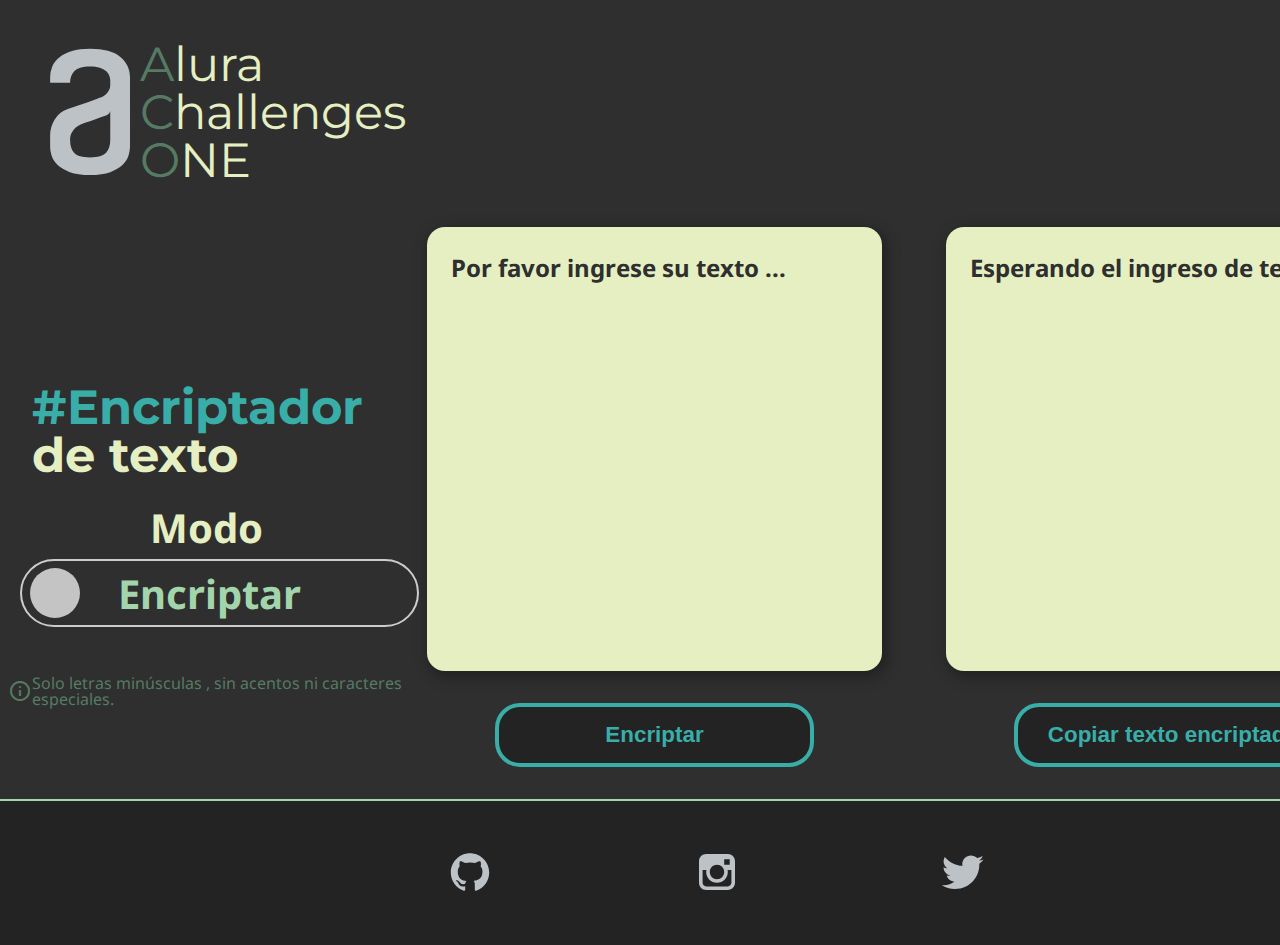
<file: index.html>
<!DOCTYPE html>
<html lang="en">

<head>
  <meta charset="UTF-8">
  <meta http-equiv="X-UA-Compatible" content="IE=edge">
  <meta name="viewport" content="width=device-width, initial-scale=1.0">
  <link rel="apple-touch-icon" sizes="180x180" href="/assets/img/apple-touch-icon.png">
  <link rel="icon" type="image/png" sizes="32x32" href="/assets/img/favicon-32x32.png">
  <link rel="icon" type="image/png" sizes="16x16" href="/assets/img/favicon-16x16.png">
  <link rel="manifest" href="/assets/img/site.webmanifest">
  <link rel="preconnect" href="https://fonts.googleapis.com">
  <link rel="preconnect" href="https://fonts.gstatic.com" crossorigin>
  <link href="https://fonts.googleapis.com/css2?family=Montserrat&family=Noto+Sans&display=swap" rel="stylesheet">
  <link rel="stylesheet"
    href="https://fonts.googleapis.com/css2?family=Material+Symbols+Outlined:opsz,wght,FILL,GRAD@20..48,100..700,0..1,-50..200" />
  <link rel="stylesheet" href="./assets/css/reset.css">
  <link rel="stylesheet" href="./assets/css/base.css">
  <link rel="stylesheet" href="./assets/css/Header/header.css">
  <link rel="stylesheet" href="./assets/css/Header/headerTitulo.css">
  <link rel="stylesheet" href="./assets/css/Header/headerLogo.css">
  <link rel="stylesheet" href="./assets/css/Principal/principal.css">
  <link rel="stylesheet" href="./assets/css/Principal/principalContainer.css">
  <link rel="stylesheet" href="./assets/css/Principal/principalTitle.css">
  <link rel="stylesheet" href="./assets/css/Principal/principalAviso.css">
  <link rel="stylesheet" href="./assets/css/textbox/textarea.css">
  <link rel="stylesheet" href="./assets/css/textbox/textbox.css">
  <link rel="stylesheet" href="./assets/css/button/button.css">
  <link rel="stylesheet" href="./assets/css/button/button.css">
  <link rel="stylesheet" href="./assets/css/switch/switchContainer.css">
  <link rel="stylesheet" href="./assets/css/switch/switch.css">
  <link rel="stylesheet" href="./assets/css/Footer/footer.css">
  <link rel="stylesheet" href="./assets/css/Footer/footerLinks.css">
  <link rel="stylesheet" href="./assets/css/Footer/footerLogo.css">

  <title>Encriptador de texto - Challenge Alura</title>
</head>

<body>
  <header class="header">

    <a href="https://www.aluracursos.com/"><img class="header__logo" src="./assets/img/icon-menu-alura_espanhol.svg"
        alt="logo alura"></a>

    <div class="header__title_container">
      <h1>Alura</h1>
      <h1>Challenges</h1>
      <h1>ONE</h1>
    </div>
  </header>

  <main class="principal">
    <section class="principal__container">
      <h1 class="principal__title"><span class="text-colorized">#Encriptador</span> de texto</h1>
      <div class="switch__container">
        <legend>Modo</legend>
        <input type="checkbox" class="switch" id="mode__switch">
        <label for="mode__switch" class="mode__switch"></label>
      </div>
      <div class="principal__aviso">
        <span class="material-symbols-outlined">info</span>
        <p> Solo letras minúsculas , sin acentos ni caracteres especiales.
        </p>
      </div>

    </section>



    <section class="textbox">
      <textarea class="textbox__textarea" cols="28" rows="12" placeholder="Por favor ingrese su texto ..."
        resize:none></textarea>
      <button class="btn" id="main_btn"><span class="text-colorized btn_tag">Encriptar</span></button>
    </section>

    <section class="textbox">
      <textarea class="textbox__textarea" cols="28" rows="12" placeholder="Esperando el ingreso de texto" readonly
        resize:none></textarea>
      <button class="btn" id="copy_btn">Copiar texto <span
          class="text-colorized btn_tag">encriptado</span></button>
    </section>

  </main>

  <footer class="footer">


    <ul class="footer__links">
      <li><a href="https://github.com/tobiasmv">
          <img class="footer__logo" src="./assets/img/git-icon.svg" alt="logo github">

        </a></li>
      <li><a href="./assets/link.html">
          <img class="footer__logo" src="./assets/img/insta-icon.svg" alt="logo instagram">

        </a></li>
      <li><a href="./assets/link.html">
          <img class="footer__logo" src="./assets/img/tw-icon.svg" alt="logo twitter"></a></li>
    </ul>
  </footer>
</body>
<script type="text/javascript" src="./script.js"></script>

</html>
</file>
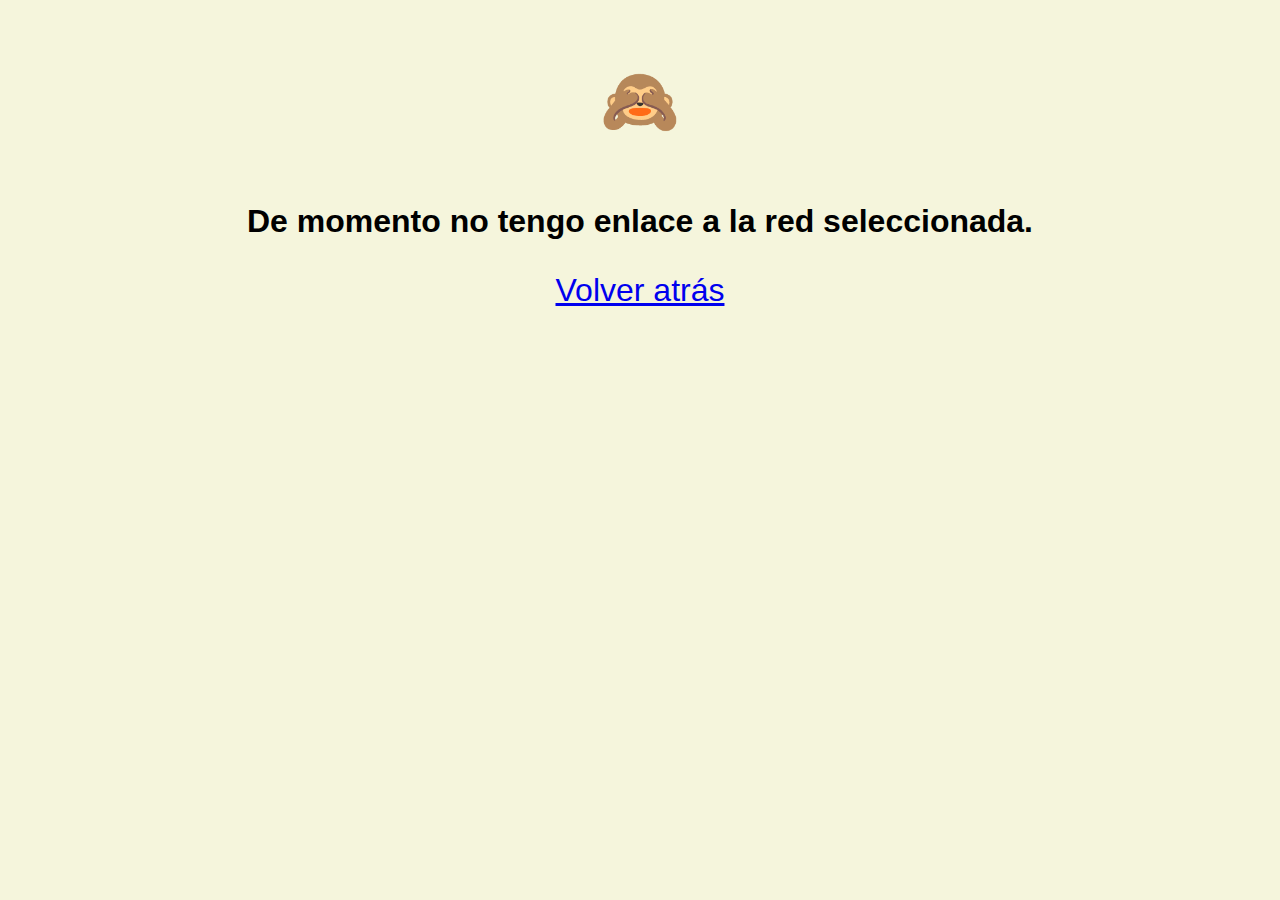
<file: assets/link.html>
<!DOCTYPE html>
<html lang="en">
<head>
    <meta charset="UTF-8">
    <meta http-equiv="X-UA-Compatible" content="IE=edge">
    <meta name="viewport" content="width=device-width, initial-scale=1.0"><link rel="stylesheet" href="./css/styles.css">
    <title>Enlace no existente</title>
</head>
<body>
    <div>
        <p class="icon">🙈</p>
        <h2>De momento no tengo enlace a la red seleccionada.</h2>
        <p><a href="../index.html">Volver atrás</a></p>
    </div>
</body>
</html>
</file>
<file: assets/css/base.css>
:root {
    --color_1: #2f2f2f;
    --color_2: #557b63;
    --color_3: #a2d5ab;
    --color_4: #39aea9;
    --color_5: #e5efc1;
    --color_6: #232323;
    --montserrat:'Montserrat', sans-serif;
    --notoSans:'Noto Sans', sans-serif;}

    body {
        background: var(--color_1);
        font-family: var(--montserrat);
        width:100%;
        display: grid;
        grid-template-areas:
            "header"
            "main"
            "footer";
         
    }

    body::-webkit-scrollbar {
        display: none;
    }
    @media screen and (min-width: 1024px) and (orientation: landscape){
        body{
            display: grid;
            grid-template-areas:
                "header header header"
                "aside text_input text_output"
                "footer footer footer";
        }
    }
</file>
<file: assets/css/Header/header.css>
.header {
	display: flex;
	flex-direction: row;
	justify-content: center;
	align-items: stretch;
	padding: 1rem;
	grid-area: header;
}

@media screen and (min-width: 1024px) and (orientation: landscape) {
	.header {
		justify-content: flex-start;
	}
}
</file>
<file: assets/css/Header/headerTitulo.css>
.header__title_container {
	height: 6rem;
	padding: 1.5rem 0;

}

.header__title_container h1 {
	font-size: 2rem;
	color: var(--color_5);
	margin: 0;
}

.header__title_container h1::first-letter {
	color: var(--color_2);
}

@media screen and (min-width: 1024px) and (orientation: landscape) {

	.header__title_container h1 {
		font-size: 3rem;
	}
}
</file>
<file: assets/css/Header/headerLogo.css>
.header__logo {
	height: 6rem;
	padding: 1.5rem 0.5rem 0 ;
	transition: .2s;
	margin: 0;
}

.header__logo:hover {
	cursor: pointer;
	transform: scale(1.5);
	

}

@media screen and (min-width: 1024px) and (orientation: landscape) {
	.header__logo {
		height: 8rem;
		padding: 2rem 0.5rem 2rem 2rem;
	}
}
</file>
<file: assets/css/Principal/principal.css>
.principal {
	width: 100%;
	display:flex;
	flex-direction:column;
	justify-content: center;
	align-items: center;
}
/* 
.principal:nth-child(2){
	grid-area:text_input;
	grid-template-columns: 3fr;
}
.principal:nth-child(3){
	grid-area:text_input;
	grid-template-columns: 3fr;
}
 */

@media screen and (min-width: 1024px) and (orientation: landscape){
	.principal {
	width: 100%;
	display:flex;
	flex-direction:row;
	justify-content: center;
	align-items: center;
}

.principal:nth-child(2){
	grid-area:text_input;
	grid-template-columns: 3fr;
}
.principal:nth-child(3){
	grid-area:text_input;
	grid-template-columns: 3fr;
}


	}
</file>
<file: assets/css/Principal/principalContainer.css>
.principal__container {
	width: 1fr;
	justify-content: center;
	align-items: center;
	grid-area: aside;
}
/* @media screen and (min-width: 1024px) and (orientation: landscape) {

	.principal__container {
		width: 25%;
		margin: 4rem 2rem;
	}
} */
</file>
<file: assets/css/Principal/principalTitle.css>
.principal__title {
	width: 100%;
	text-align: center;
	font-size: 1.6rem;
	color: var(--color_5);
	font-weight: bold;
}

.text-colorized{
	color: var(--color_4);
}
.text-colorized:hover{
	color: var(--color_5);
}
@media screen and (min-width: 768px) {

	.principal__title {
		box-sizing: border-box;
		font-size: 3rem;
		text-align: center;
		margin: 2rem 2rem ;
	}
}
@media screen and (min-width: 1024px) {

	.principal__title {
		box-sizing: border-box;
		font-size: 3rem;
		text-align: justify;
		margin: 5rem 2rem ;
	}
}
</file>
<file: assets/css/Principal/principalAviso.css>
.principal__aviso {
    display: flex;
    flex-direction: row;
    justify-content: center;
    align-items: center;
    font-family: var(--notoSans);
    font-size: .8rem;
    padding: 1rem .5rem;
    color: var(--color_2)
}

.principal__aviso:hover {
    color: var(--color_3);
    transition: .2s;
}

@media screen and (min-width: 1024px) and (orientation: landscape) {


    .principal__aviso {
        width: 100%;
        justify-content: flex-start;
        font-size: 1rem;
    }
}
</file>
<file: assets/css/textbox/textarea.css>
.textbox__textarea {
	font-family: var(--notoSans);
	font-size: 1em;
	width: 80%;
	resize: none;
	background:var(--color_5);
	border-radius: 8px;
	border: none;
	box-shadow: 3px 4px 12px 3px var(--color_6);
}

.textbox__textarea::placeholder {
	color:var(--color_1);
	font-size: 1rem;
	font-weight: bold;
	font-family: var(--notoSans);
}

.textbox__textarea:focus {
	outline: none;
}
@media screen and (min-width: 768px) {

	.textbox__textarea {
		font-size: 1.5em;
		width: auto;
		background:var(--color_5);
		padding: 1em;
		border-radius: 18px;
		box-shadow: 3px 4px 12px 3px var(--color_6);
	}

	.textbox__textarea::placeholder {
		font-size: 1.5rem;
	}
}
</file>
<file: assets/css/textbox/textbox.css>
.textbox {
	display: flex;
	flex-direction: column;
	width: 80%;
	margin: auto;
	justify-content: center;
	align-items: center;
}
@media screen and (min-width: 1024px) and (orientation: landscape) {

	.textbox  {
		width: 80%;
		padding: 0 2rem;
	}
}
</file>
<file: assets/css/button/button.css>
.btn {
	width: 70%;
	height: 3rem;
	margin: 2rem 0;
	background: var(--color_6);
	border: 2px solid var(--color_6);
	border-radius: 5px;
	color: var(--color_4);
	font-size: 1rem;
	font-weight: bold;

}

.btn:hover {
	animation: animation_1 0.5s ease-in-out;
	color: var(--color_5);
}

@media screen and (min-width: 768px) {



	.btn {
		height: 4rem;
		border: 4px solid var(--color_4);
		border-radius: 25px;
		font-size: 1.4rem;
	}
}

@media screen and (min-width: 1024px) {



	.btn {
		height: 4rem;
		border: 4px solid var(--color_4);
		border-radius: 25px;
		font-size: 1.4rem;
	}
}




@keyframes animation_1 {

	0% {
		box-shadow: 0 0 0 0 #c4c4c4;
	}

	10% {
		box-shadow: 0 0 0 12px#c4c4c4d9;
	}

	55% {
		box-shadow: 0 0 0 18px #c4c4c4b3;
	}

	100% {
		box-shadow: 0 0 0 25px #c4c4c400;
	}

}
</file>
<file: assets/css/switch/switchContainer.css>
.switch__container {
    display: flex;
    width: 100%;
    flex-direction: column;
    justify-content: center;
    align-items: center;
}

.switch__container {
    position: relative;
    width: 50%;
    height: 2.4rem;
    left: 35%;
    border: 2px solid #cccccc;
    border-radius: 25px;
    margin: 1rem 0;
}

@media screen and (min-width: 768px) {
    .switch__container {
        height: 3rem;
        left: 30%;
        border-radius: 40px;
        margin: 2rem 0;
    }
}

@media screen and (min-width: 1024px) and (orientation: landscape) {

    .switch__container {
        width: 100%;
        height: 4rem;
        left: 5%;
        border-radius: 40px;
        margin: 2rem 0;
    }
}
</file>
<file: assets/css/switch/switch.css>
legend {
    font-family: var(--notoSans);
    position: absolute;
    font-size: 1.8rem;
    font-weight: bold;
    color:var(--color_5);
    text-shadow: 3px 4px 2px 3px var(--color_6);
    right: 100%;
    padding-right: 1rem;
}

.switch {
    appearance: none;
    position: relative;
    width: 100%;
    height: 2rem;
    border-radius: 25px;
    outline: none;
}

.switch:before,
.switch:after {
    z-index: 2;
    position: absolute;
    top: 50%;
    transform: translateY(-50%);
}

.switch:before {
    content: "Encriptar";
    font-family: var(--notoSans);
    left: 5rem;
    top: 45%;
    font-size: 1.4rem;
    color:var(--color_3);
    text-shadow:  3px 4px 2px 3px var(--color_6);
}

.switch:after {
    content: "Desencriptar";
    font-family: var(--notoSans);
    right: 3rem;
    top: 45%;
    font-size: 1.4rem;
    color:var(--color_3);
    text-shadow: 3px 4px 2px 3px var(--color_6)
}

.switch label {
    z-index: 1;
    position: absolute;
    top: 50%;
    border-radius: 20px;
}

.switch:checked:before {
    opacity: 0;

}

.switch:checked:after {
    color:var(--color_4);
    font-weight: bold;
    text-shadow: 3px 4px 2px 3px var(--color_6);
    transition: color 0.5s;
}

.switch:checked+label {
    position: absolute;
    left:80%;
    background:var(--color_4);
    transition: left 0.4s;
}



.switch:not(:checked):after {
    opacity: 0;
    transition: color 0.5s;
}

.mode__switch:not(:checked) {
    position: absolute;
    width: 40px;
    height: 40px;
    left: 0%;
    border-radius: 20px;
    background: #c4c4c4;
    transition: left 0.4s, background 0.5s;
}

@media screen and (min-width: 768px) {
 

    legend {
        font-size: 2.5rem;
        text-shadow:3px 4px 2px 3px var(--color_6);
        right: 100%;
        padding-right: 1rem;
    }

    .switch {
        height: 4rem;
        border-radius: 40px;
        outline: none;
    }

    .switch:not(:checked) {
        transition: background 0.5s -0.1s;
    }

    .switch:before {
        font-size: 2.5rem;
        left: 7rem;
        top: 50%;
        text-shadow:3px 4px 2px 3px var(--color_6);
    }

    .switch:after {
        font-size: 2.5rem;
        font-weight: bold;
        right: 7rem;
        text-shadow:3px 4px 2px 3px var(--color_6);
    }

    .switch label {
        border-radius: 30px;
    }


    .switch:checked:before {
        opacity: 0;
    }

    .switch:checked+label {
        left: 88%;
    }

    .mode__switch:not(:checked) {
        width: 50px;
        height: 50px;
        left: 0%;
        border-radius: 30px;
    }
}


@media screen and (min-width: 1024px) and (orientation: landscape) {

 

    legend {
        font-size: 2.5rem;
        text-shadow: 3px 4px 12px 3px var(--color_6);
        right: 35%;
        bottom: 120%;
    }

    .switch {
        height: 4rem;
        border-radius: 40px;
    }


    .switch:before {
        font-size: 2.5rem;
        left: 6rem;

        text-shadow:  3px 4px 12px 3px var(--color_6);
    }

    .switch:after {
        font-size: 2.5rem;

        right: 4rem;

        text-shadow:  3px 4px 12px 3px var(--color_6);
    }

    .switch label {
        border-radius: 30px;
    }




    .switch:checked+label {
        left: 84%;

    }

    .switch:not(:checked):before {
        color:var(--color_3);
        font-weight: bold;
        transition: color 0.5s;
    }

    .switch:not(:checked):after {
        opacity: 0;
        transition: color 0.5s;
    }

    .mode__switch:not(:checked) {
        position: absolute;
        left: 2%;
    }
}
</file>
<file: assets/css/Footer/footer.css>
.footer {
	height: 3rem;
	width: 100%;
	background-color: var(--color_6);
	grid-area: footer;
	border-top: 2px solid var(--color_3);
	display: flex;
	flex-direction: column;
	align-items: center;
	justify-content: center;
}

@media screen and (min-width: 768px) {

	.footer {
		padding: 3rem 0 3rem;
	}
}
</file>
<file: assets/css/Footer/footerLinks.css>
.footer__links {
	display: flex;
	list-style-type: none
}

@media screen and (min-width: 1024px) and (orientation: landscape) {

	.footer__links {
		display: flex;
		width: 40%;
		justify-content: space-between;
	}
}
</file>
<file: assets/css/Footer/footerLogo.css>
.footer__logo {
	width: 2rem;
	margin: 2rem 1rem;
}
@media screen and (min-width: 768px) {

	.footer__logo {
		width: 3rem;
	}
}
@media screen and (min-width: 1024px) and (orientation: landscape) {

	.footer__logo {
		margin: 2rem 1rem;
	}
}
</file>
<file: assets/css/styles.css>
body{
    background-color:beige;
    font-family: Verdana, Geneva, Tahoma, sans-serif;
    display: flex;
    flex-direction: row;
    height: 100%;
    width: 100%;
    padding: auto;
    margin: auto;
    justify-content: center;
    align-items: center;
}
.icon{font-size: 4rem;
    text-align: center;

}
p{
    font-size: 2rem;
    text-align: center;
}
h2{
    font-size: 2rem;
    text-align: center;
}
</file>
